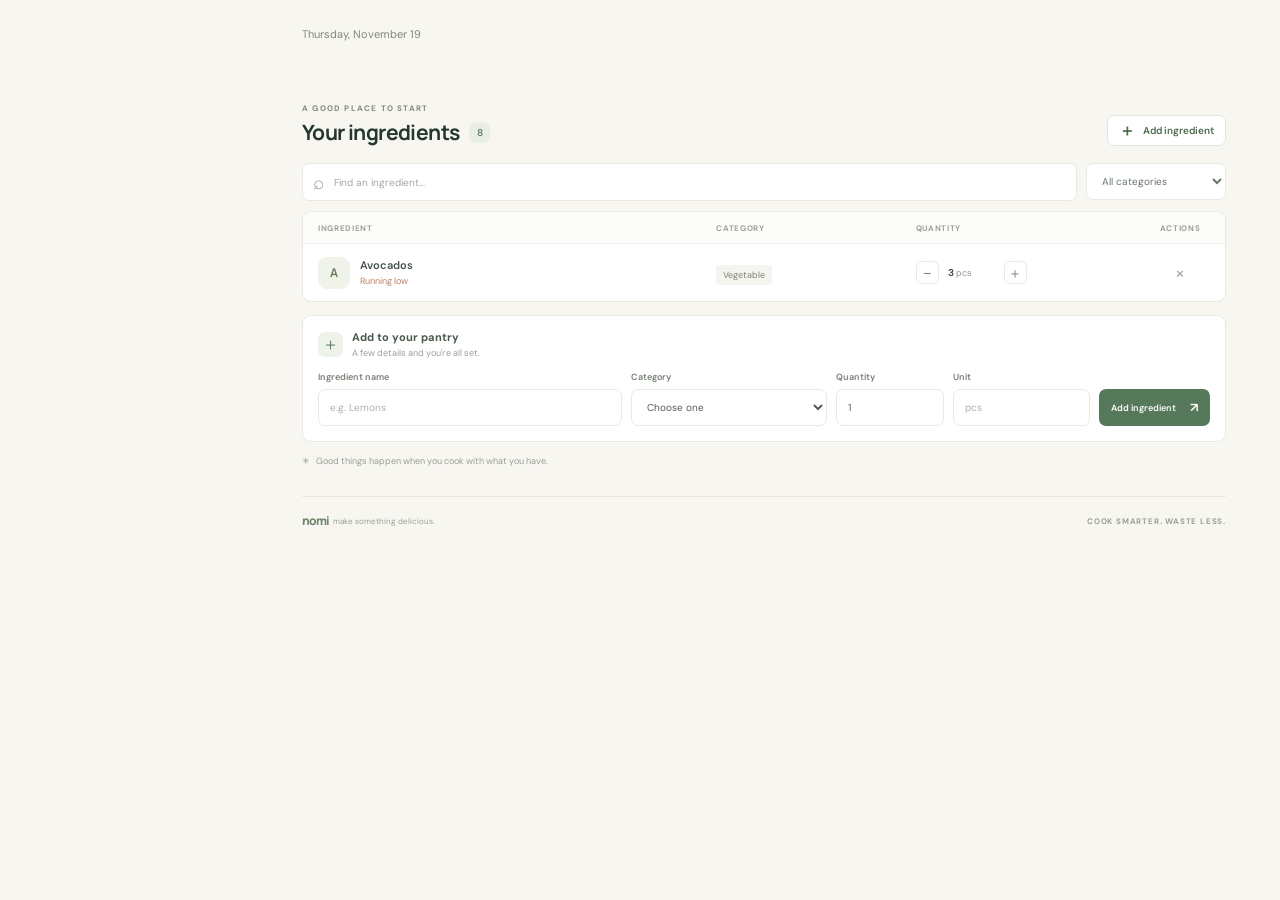
<file: src/main/resources/templates/index.html>
<!DOCTYPE html>
<html lang="en" xmlns:th="http://www.thymeleaf.org">
<head>
    <meta charset="UTF-8">
    <meta name="viewport" content="width=device-width, initial-scale=1, viewport-fit=cover">
    <meta name="theme-color" content="#f7f6f1">
    <title>nomi — make something delicious.</title>
    <link rel="stylesheet" href="../static/css/styles.css" th:href="@{/css/styles.css}">
</head>
<body>
<div class="app-shell">
    <aside th:replace="~{fragments/navigation :: sidebar('pantry')}"></aside>

    <main class="main-content">
        <header class="topbar">
            <div class="topbar-right">
                <span class="today" th:text="${today}">Thursday, November 19</span>
            </div>
        </header>

        <div class="message success" hidden th:hidden="${notice == null}" th:if="${notice}" th:text="${notice}" role="status"></div>
        <div class="message error" hidden th:hidden="${error == null}" th:if="${error}" th:text="${error}" role="alert"></div>

        <section class="pantry-section" id="ingredients">
            <div class="section-heading">
                <div>
                    <p class="eyebrow section-eyebrow">A GOOD PLACE TO START</p>
                    <h2>Your ingredients<span class="inline-count" th:text="${ingredientCount}">8</span></h2>
                </div>
                <button class="add-button" type="button" onclick="document.getElementById('ingredient-name').focus()">
                    <span>＋</span> Add ingredient
                </button>
            </div>

            <div class="pantry-toolbar">
                <form class="search-form" method="get" th:action="@{/pantry}">
                    <span class="search-icon">⌕</span>
                    <input type="search" name="search" placeholder="Find an ingredient..." th:value="${search}" aria-label="Search ingredients">
                    <input type="hidden" name="category" th:value="${selectedCategory}">
                </form>
                <form method="get" th:action="@{/pantry}" class="category-filter">
                    <input type="hidden" name="search" th:value="${search}">
                    <label class="sr-only" for="category-filter">Filter by category</label>
                    <select id="category-filter" name="category" onchange="this.form.submit()">
                        <option value="">All categories</option>
                        <option th:each="category : ${categories}" th:value="${category}" th:text="${category}" th:selected="${category == selectedCategory}">Protein</option>
                    </select>
                </form>
            </div>

            <div class="ingredient-list" th:if="${!#lists.isEmpty(ingredients)}">
                <div class="ingredient-row ingredient-header">
                    <span>INGREDIENT</span><span>CATEGORY</span><span>QUANTITY</span><span class="header-actions">ACTIONS</span>
                </div>
                <article class="ingredient-row" th:each="ingredient : ${ingredients}">
                    <div class="ingredient-name">
                        <span class="ingredient-avatar" th:classappend="${ingredient.category == 'Protein' ? 'category-protein' : (ingredient.category == 'Carbohydrate' ? 'category-carbohydrate' : (ingredient.category == 'Vegetable' ? 'category-vegetable' : (ingredient.category == 'Fruits' ? 'category-fruit' : 'category-spices')))}" th:text="${#strings.substring(ingredient.name, 0, 1)}">A</span>
                        <div><strong th:text="${ingredient.name}">Avocados</strong><span class="ingredient-hint" th:if="${ingredient.lowStock}">Running low</span></div>
                    </div>
                    <div><span class="category-label" th:text="${ingredient.category}">Vegetable</span></div>
                    <div class="quantity-cell">
                        <form class="quantity-control" method="post" th:action="@{/ingredients/{id}/quantity(id=${ingredient.id})}">
                            <input type="hidden" name="_csrf" th:value="${_csrf}">
                            <button type="submit" name="amount" value="-1" th:disabled="${ingredient.quantity == 0}" th:aria-label="${'Decrease ' + ingredient.name}">−</button>
                            <span><strong th:text="${ingredient.quantity}">3</strong> <span th:text="${ingredient.unit}">pcs</span></span>
                            <button type="submit" name="amount" value="1" th:aria-label="${'Increase ' + ingredient.name}">＋</button>
                        </form>
                    </div>
                    <div class="row-actions">
                        <form method="post" th:action="@{/ingredients/{id}/delete(id=${ingredient.id})}">
                            <input type="hidden" name="_csrf" th:value="${_csrf}">
                            <button class="remove-button" type="submit" th:aria-label="${'Remove ' + ingredient.name}" title="Remove ingredient">×</button>
                        </form>
                    </div>
                </article>
            </div>
            <div class="empty-state" hidden th:hidden="${!#lists.isEmpty(ingredients)}">
                <span class="empty-icon">⌕</span>
                <strong>No ingredients found</strong>
                <p>Try another search, or add something to your pantry.</p>
            </div>

            <form class="add-form" method="post" th:action="@{/ingredients}">
                <input type="hidden" name="_csrf" th:value="${_csrf}">
                <div class="form-heading"><span class="form-plus">＋</span><div><strong>Add to your pantry</strong><span>A few details and you're all set.</span></div></div>
                <div class="form-fields">
                    <label class="field name-field">Ingredient name
                        <input id="ingredient-name" type="text" name="name" placeholder="e.g. Lemons" maxlength="60" required>
                    </label>
                    <label class="field">Category
                        <select name="category" required>
                            <option value="" disabled selected>Choose one</option>
                            <option th:each="category : ${categories}" th:value="${category}" th:text="${category}">Protein</option>
                        </select>
                    </label>
                    <label class="field quantity-field">Quantity
                        <input type="number" name="quantity" min="1" max="999" value="1" required>
                    </label>
                    <label class="field unit-field">Unit
                        <input type="text" name="unit" placeholder="pcs" maxlength="20" required>
                    </label>
                    <button class="submit-button" type="submit">Add ingredient <span>↗</span></button>
                </div>
            </form>

            <p class="pantry-footnote"><span>✳</span> Good things happen when you cook with what you have.</p>
        </section>

        <footer class="footer"><span>nomi</span> &nbsp; make something delicious. <span class="footer-right">COOK SMARTER. WASTE LESS.</span></footer>
    </main>
</div>
<script>
    (function () {
        const pantrySection = document.getElementById("ingredients");

        async function updatePantryInPlace(form) {
            const savedScrollY = window.scrollY;
            const submitter = form.queryControls && form.queryControls();
            const formData = new FormData(form);

            try {
                const response = await fetch(form.action, {
                    method: "POST",
                    body: new URLSearchParams(formData),
                    headers: { "Content-Type": "application/x-www-form-urlencoded" }
                });
                if (!response.ok) throw new Error("Pantry update failed");

                const html = await response.text();
                const nextDocument = new DOMParser().parseFromString(html, "text/html");
                const nextSection = nextDocument.getElementById("ingredients");
                if (!pantrySection || !nextSection) {
                    window.location.reload();
                    return;
                }

                pantrySection.innerHTML = nextSection.innerHTML;
                attachPantryHandlers();
                requestAnimationFrame(() => window.scrollTo({ top: savedScrollY, left: 0, behavior: "instant" }));
            } catch (error) {
                window.location.reload();
            }
        }

        function attachPantryHandlers() {
            document.querySelectorAll(".quantity-control, .row-actions form").forEach((form) => {
                form.removeAttribute("data-nomi-bound");
                form.setAttribute("data-nomi-bound", "true");
                form.addEventListener("submit", (event) => {
                    event.preventDefault();
                    updatePantryInPlace(form);
                });
            });
        }

        attachPantryHandlers();
    })();
</script>
</body>
</html>
</file>
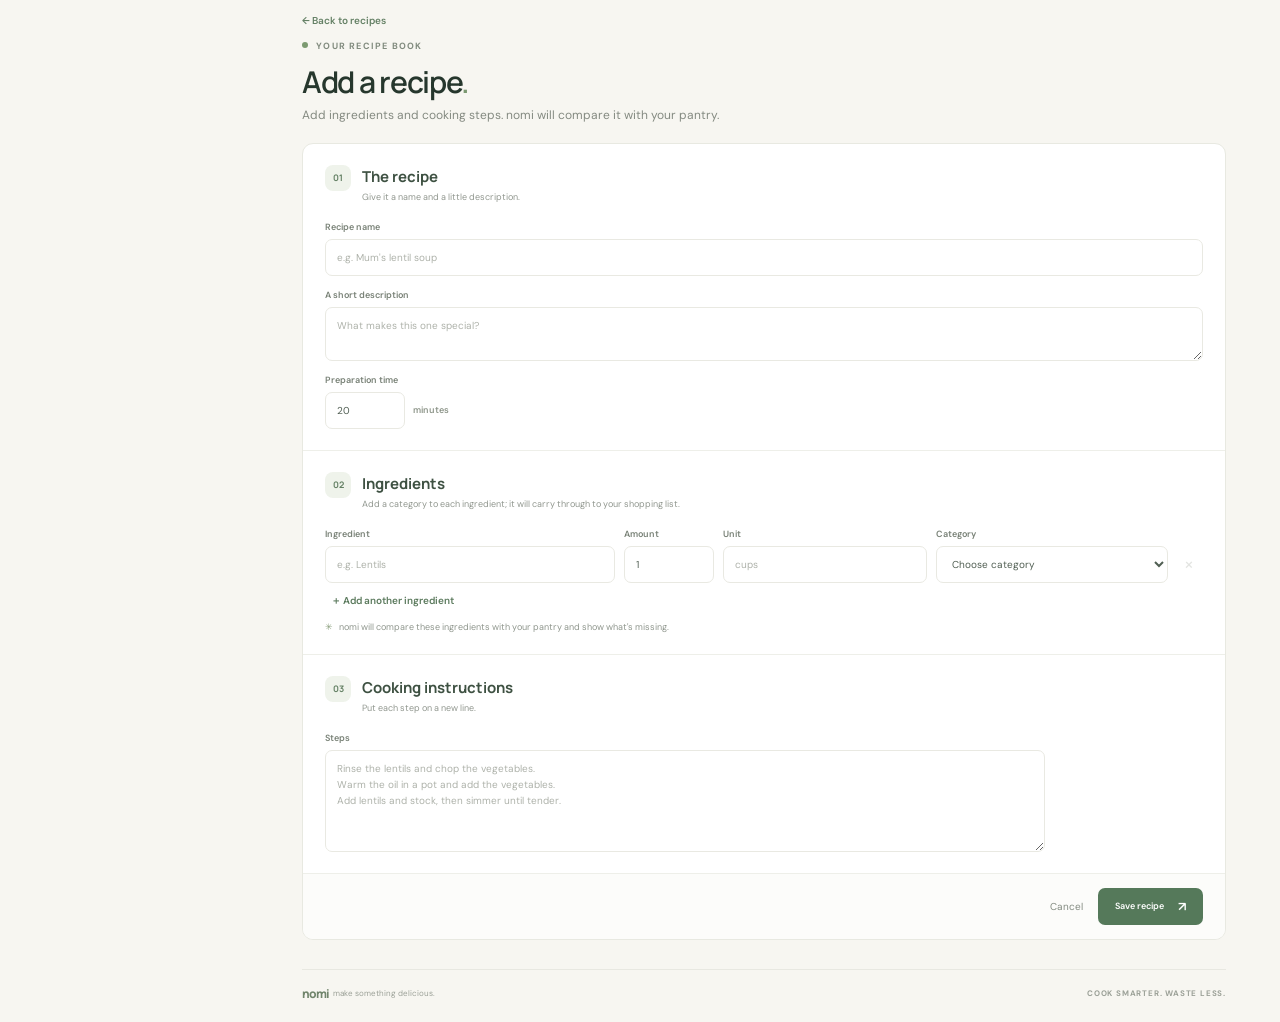
<file: src/main/resources/templates/recipe-form.html>
<!DOCTYPE html>
<html lang="en" xmlns:th="http://www.thymeleaf.org">
<head>
    <meta charset="UTF-8">
    <meta name="viewport" content="width=device-width, initial-scale=1, viewport-fit=cover">
    <meta name="theme-color" content="#f7f6f1">
    <title>Add a recipe — nomi</title>
    <link rel="stylesheet" href="../static/css/styles.css" th:href="@{/css/styles.css}">
</head>
<body>
<div class="app-shell">
    <aside th:replace="~{fragments/navigation :: sidebar('recipes')}"></aside>

    <main class="main-content">
        <header class="topbar recipe-form-topbar">
            <a class="back-link" href="index.html" th:href="@{/recipes}">← Back to recipes</a>
        </header>

        <section class="shopping-intro recipe-form-intro">
            <p class="eyebrow"><span class="eyebrow-dot"></span> YOUR RECIPE BOOK</p>
            <h1>Add a recipe<span class="period">.</span></h1>
            <p class="welcome-copy">Add ingredients and cooking steps. nomi will compare it with your pantry.</p>
        </section>

        <div class="message error" hidden th:hidden="${error == null}" th:if="${error}" th:text="${error}" role="alert"></div>
        <form class="recipe-editor" method="post" action="index.html" th:action="@{/recipes}">
            <input type="hidden" name="_csrf" th:value="${_csrf}">
            <section class="editor-section">
                <div class="editor-section-heading">
                    <span class="editor-number">01</span>
                    <div><h2>The recipe</h2><p>Give it a name and a little description.</p></div>
                </div>
                <div class="editor-fields">
                    <label class="field editor-wide">Recipe name
                        <input type="text" name="name" maxlength="80" placeholder="e.g. Mum's lentil soup" required>
                    </label>
                    <label class="field editor-wide">A short description
                        <textarea name="description" rows="2" maxlength="180" placeholder="What makes this one special?" required></textarea>
                    </label>
                    <label class="field editor-time">Preparation time
                        <span class="time-input"><input type="number" name="minutes" min="1" max="600" value="20" required><span>minutes</span></span>
                    </label>
                </div>
            </section>

            <section class="editor-section">
                <div class="editor-section-heading">
                    <span class="editor-number">02</span>
                    <div><h2>Ingredients</h2><p>Add a category to each ingredient; it will carry through to your shopping list.</p></div>
                </div>
                <div class="recipe-ingredient-editor" id="recipe-ingredient-editor">
                    <div class="recipe-input-row">
                        <label class="field">Ingredient<input type="text" name="ingredientNames" placeholder="e.g. Lentils" maxlength="60" required></label>
                        <label class="field">Amount<input type="number" name="ingredientQuantities" min="1" max="999" value="1" required></label>
                        <label class="field">Unit<input type="text" name="ingredientUnits" placeholder="cups" maxlength="20" required></label>
                        <label class="field category-field">Category
                            <select name="ingredientCategories" required>
                                <option value="" selected disabled>Choose category</option>
                                <option th:each="category : ${categories}" th:value="${category}" th:text="${category}">Protein</option>
                            </select>
                        </label>
                        <button class="remove-input-row" type="button" aria-label="Remove ingredient" disabled>×</button>
                    </div>
                </div>
                <template id="recipe-ingredient-row-template">
                    <div class="recipe-input-row">
                        <label class="field">Ingredient<input type="text" name="ingredientNames" maxlength="60" required></label>
                        <label class="field">Amount<input type="number" name="ingredientQuantities" min="1" max="999" value="1" required></label>
                        <label class="field">Unit<input type="text" name="ingredientUnits" maxlength="20" required></label>
                        <label class="field category-field">Category
                            <select name="ingredientCategories" required>
                                <option value="" selected disabled>Choose category</option>
                                <option th:each="category : ${categories}" th:value="${category}" th:text="${category}">Protein</option>
                            </select>
                        </label>
                        <button class="remove-input-row" type="button" aria-label="Remove ingredient">×</button>
                    </div>
                </template>
                <button class="add-ingredient-row" id="add-recipe-ingredient" type="button">＋ Add another ingredient</button>
                <p class="editor-tip"><span>✳</span> nomi will compare these ingredients with your pantry and show what's missing.</p>
            </section>

            <section class="editor-section">
                <div class="editor-section-heading">
                    <span class="editor-number">03</span>
                    <div><h2>Cooking instructions</h2><p>Put each step on a new line.</p></div>
                </div>
                <label class="field instructions-field">Steps
                    <textarea name="instructions" rows="5" placeholder="Rinse the lentils and chop the vegetables.&#10;Warm the oil in a pot and add the vegetables.&#10;Add lentils and stock, then simmer until tender." required></textarea>
                </label>
            </section>

            <div class="editor-actions">
                <a class="cancel-link" href="index.html" th:href="@{/recipes}">Cancel</a>
                <button class="submit-button" type="submit">Save recipe <span>↗</span></button>
            </div>
        </form>

        <footer class="footer"><span>nomi</span> &nbsp; make something delicious. <span class="footer-right">COOK SMARTER. WASTE LESS.</span></footer>
    </main>
</div>
<script>
    const ingredientEditor = document.getElementById("recipe-ingredient-editor");
    const addIngredientButton = document.getElementById("add-recipe-ingredient");
    const ingredientRowTemplate = document.getElementById("recipe-ingredient-row-template");

    function updateRemoveButtons() {
        const rows = ingredientEditor.querySelectorAll(".recipe-input-row");
        rows.forEach((row) => {
            row.querySelector(".remove-input-row").disabled = rows.length === 1;
        });
    }

    addIngredientButton.addEventListener("click", () => {
        const row = ingredientRowTemplate.content.firstElementChild.cloneNode(true);
        ingredientEditor.append(row);
        updateRemoveButtons();
        row.querySelector('input[name="ingredientNames"]').focus();
    });

    ingredientEditor.addEventListener("click", (event) => {
        if (event.target.closest(".remove-input-row")) {
            event.target.closest(".recipe-input-row").remove();
            updateRemoveButtons();
        }
    });
</script>
</body>
</html>
</file>
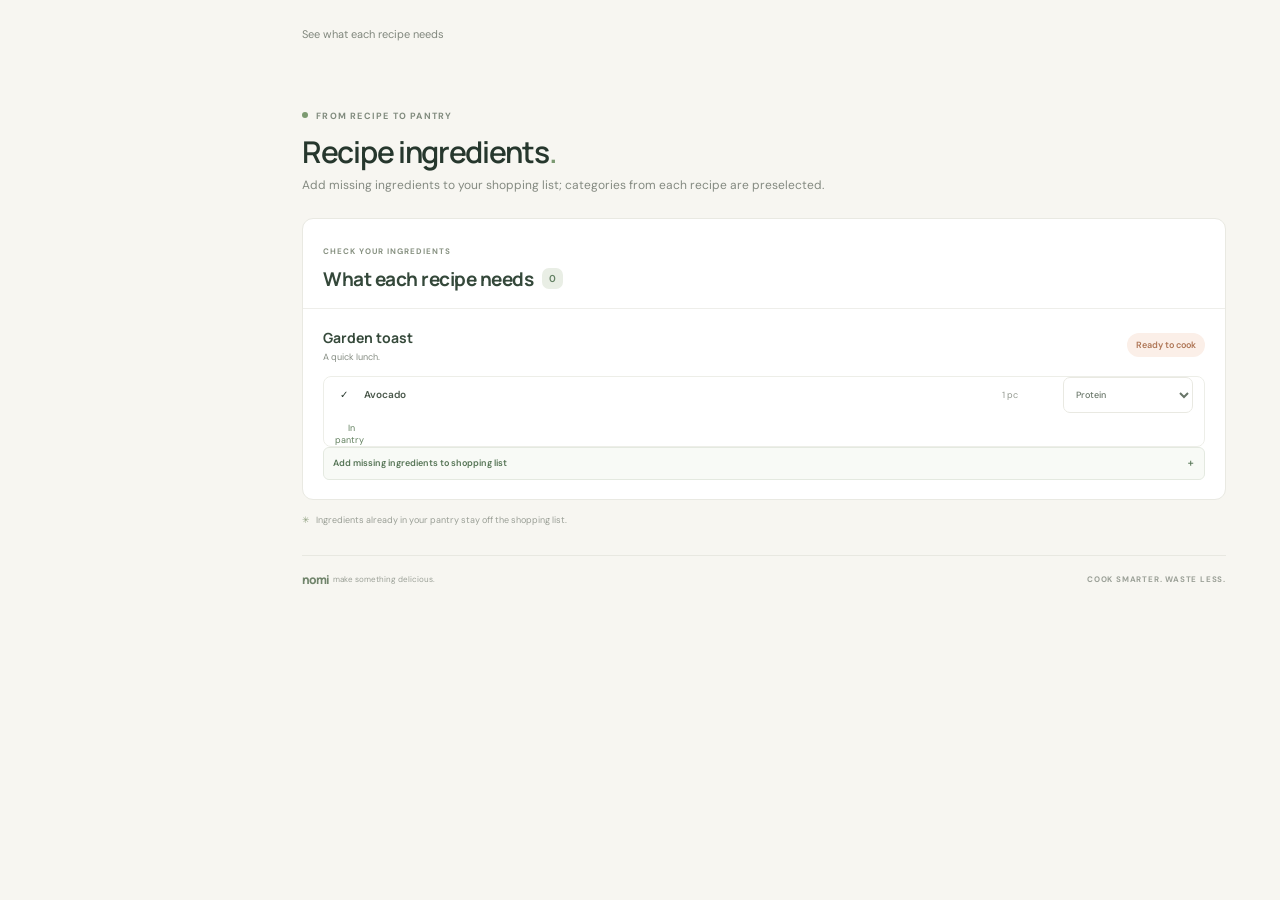
<file: src/main/resources/templates/recipe-ingredients.html>
<!DOCTYPE html>
<html lang="en" xmlns:th="http://www.thymeleaf.org">
<head>
    <meta charset="UTF-8">
    <meta name="viewport" content="width=device-width, initial-scale=1, viewport-fit=cover">
    <meta name="theme-color" content="#f7f6f1">
    <title>Recipe ingredients — nomi</title>
    <link rel="stylesheet" href="../static/css/styles.css" th:href="@{/css/styles.css}">
</head>
<body>
<div class="app-shell">
    <aside th:replace="~{fragments/navigation :: sidebar('recipe-ingredients')}"></aside>
    <main class="main-content">
        <header class="topbar"><span class="today">See what each recipe needs</span></header>
        <section class="shopping-intro">
            <p class="eyebrow"><span class="eyebrow-dot"></span> FROM RECIPE TO PANTRY</p>
            <h1>Recipe ingredients<span class="period">.</span></h1>
            <p class="welcome-copy">Add missing ingredients to your shopping list; categories from each recipe are preselected.</p>
        </section>

        <div class="message success" hidden th:hidden="${notice == null}" th:if="${notice}" th:text="${notice}" role="status"></div>
        <div class="message error" hidden th:hidden="${error == null}" th:if="${error}" th:text="${error}" role="alert"></div>

        <section class="shopping-card recipe-needs-card">
            <div class="shopping-card-heading">
                <div>
                    <span class="shopping-kicker">CHECK YOUR INGREDIENTS</span>
                    <h2>What each recipe needs <span class="inline-count" th:text="${#lists.size(recipeMatches)}">0</span></h2>
                </div>
            </div>

            <div class="recipe-needs-list" th:if="${!#lists.isEmpty(recipeMatches)}">
                <article class="recipe-needs-item" th:each="match : ${recipeMatches}">
                    <div class="recipe-needs-heading">
                        <div>
                            <h3 th:text="${match.recipe.name}">Garden toast</h3>
                            <p th:text="${match.recipe.description}">A quick lunch.</p>
                        </div>
                        <span class="recipe-needs-status" th:classappend="${match.readyToCook ? ' is-ready' : ' is-missing'}"
                              th:text="${match.readyToCook ? 'Ready to cook' : match.missingCount + ' missing'}">Ready to cook</span>
                    </div>
                    <form class="recipe-action recipe-needs-form" method="post" action="#"
                          th:action="@{/shopping-list/add/{id}(id=${match.recipe.id})}">
                        <input type="hidden" name="_csrf" th:value="${_csrf}">
                        <div class="recipe-needs-rows">
                        <div class="recipe-needs-row" th:each="item : ${match.recipe.ingredients}">
                            <span class="needs-indicator" th:classappend="${match.missingIngredients.contains(item) ? ' is-missing' : ' is-available'}"
                                  th:text="${match.missingIngredients.contains(item) ? '＋' : '✓'}">✓</span>
                            <strong th:text="${item.name}">Avocado</strong>
                            <span class="recipe-needs-amount" th:text="${item.amount}">1 pc</span>
                            <label class="needs-category" th:if="${match.missingIngredients.contains(item)}">
                                <span class="sr-only" th:text="${'Category for ' + item.name}">Ingredient category</span>
                                <select name="categories" required th:aria-label="${'Category for ' + item.name}">
                                    <option value="" th:selected="${item.category == null}" disabled>Choose category</option>
                                    <option th:each="category : ${categories}" th:value="${category}"
                                            th:selected="${item.category == category}" th:text="${category}">Protein</option>
                                </select>
                            </label>
                            <span class="needs-label" th:unless="${match.missingIngredients.contains(item)}">In pantry</span>
                        </div>
                        </div>
                        <button class="recipe-add-button" type="submit" th:disabled="${match.readyToCook}">
                            <span th:text="${match.readyToCook ? 'Everything is in your pantry' : 'Add missing ingredients to shopping list'}">Add missing ingredients to shopping list</span>
                            <span th:text="${match.readyToCook ? '✓' : '＋'}">＋</span>
                        </button>
                    </form>
                </article>
            </div>
            <div class="shopping-empty" hidden th:hidden="${!#lists.isEmpty(recipeMatches)}">
                <span class="empty-icon">☷</span>
                <strong>Add a recipe to get started</strong>
                <p>Once you add recipes, their ingredients will appear here with pantry availability.</p>
                <a class="hero-button" href="recipe-form.html" th:href="@{/recipes/new}">Make a recipe <span>↗</span></a>
            </div>
        </section>

        <p class="pantry-footnote shopping-footnote"><span>✳</span> Ingredients already in your pantry stay off the shopping list.</p>
        <footer class="footer"><span>nomi</span> &nbsp; make something delicious. <span class="footer-right">COOK SMARTER. WASTE LESS.</span></footer>
    </main>
</div>
</body>
</html>
</file>
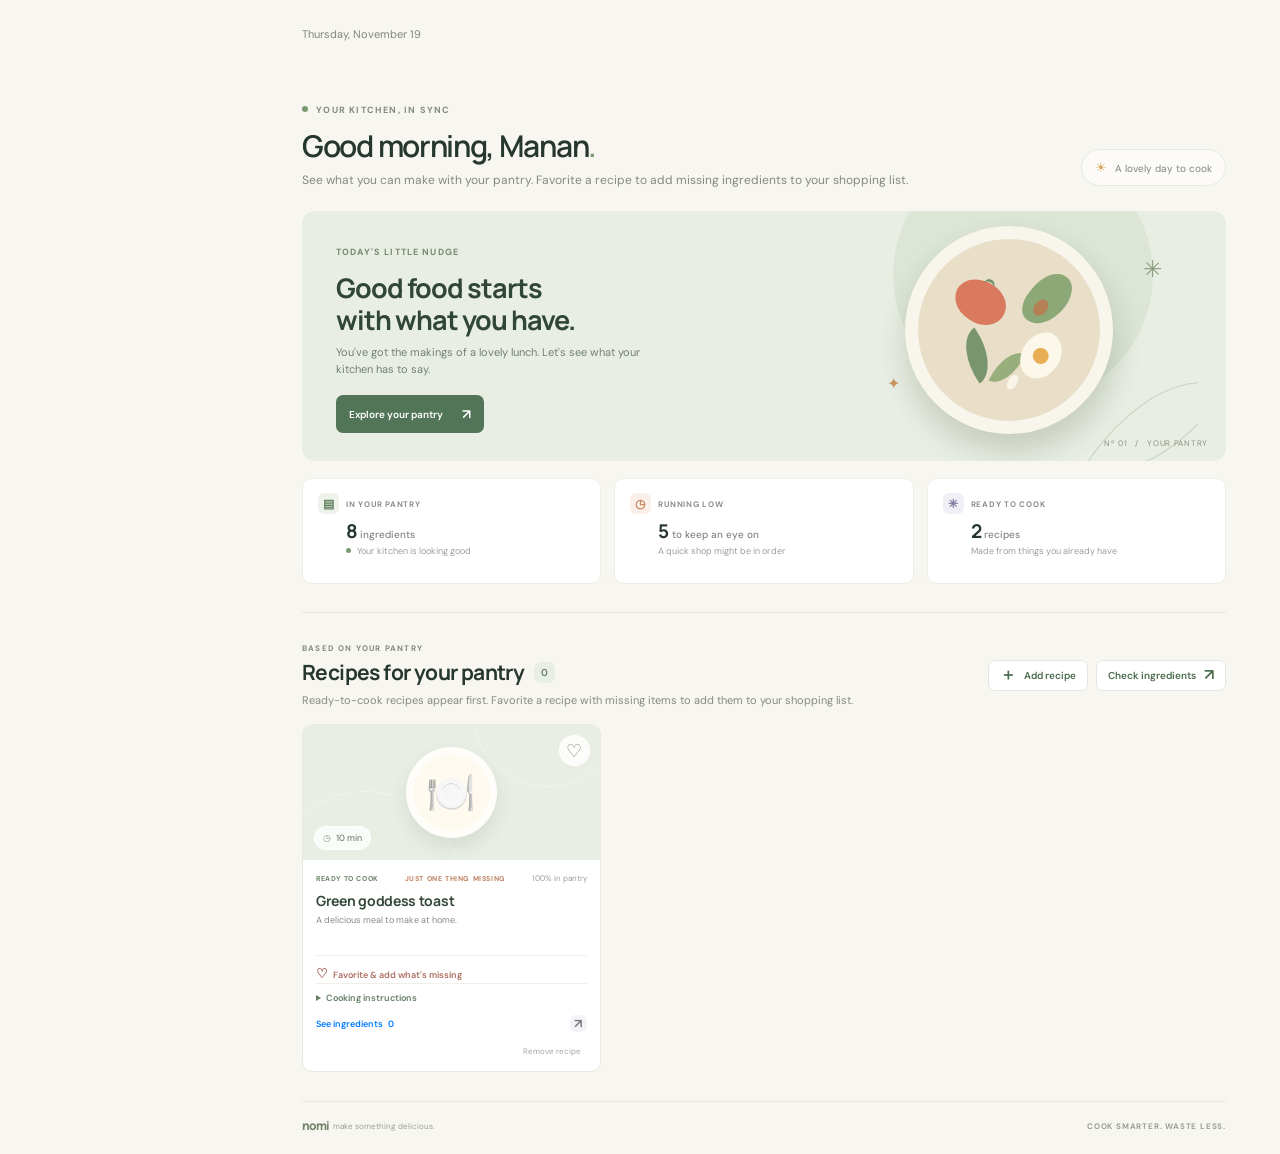
<file: src/main/resources/templates/recipes.html>
<!DOCTYPE html>
<html lang="en" xmlns:th="http://www.thymeleaf.org">
<head>
    <meta charset="UTF-8">
    <meta name="viewport" content="width=device-width, initial-scale=1, viewport-fit=cover">
    <meta name="theme-color" content="#f7f6f1">
    <title>Recipes — nomi</title>
    <link rel="stylesheet" href="../static/css/styles.css" th:href="@{/css/styles.css}">
</head>
<body>
<div class="app-shell">
    <aside th:replace="~{fragments/navigation :: sidebar('recipes')}"></aside>
    <main class="main-content">
        <header class="topbar">
            <div class="topbar-right">
                <span class="today" th:text="${today}">Thursday, November 19</span>
            </div>
        </header>

        <section class="welcome-row">
            <div>
                <p class="eyebrow"><span class="eyebrow-dot"></span> YOUR KITCHEN, IN SYNC</p>
                <h1>Good morning, Manan<span class="period">.</span></h1>
                <p class="welcome-copy">See what you can make with your pantry. Favorite a recipe to add missing ingredients to your shopping list.</p>
            </div>
            <div class="weather-pill"><span>☀</span> A lovely day to cook</div>
        </section>

        <div class="message success" hidden th:hidden="${notice == null}" th:if="${notice}" th:text="${notice}" role="status"></div>
        <div class="message error" hidden th:hidden="${error == null}" th:if="${error}" th:text="${error}" role="alert"></div>

        <section class="hero-card">
            <div class="hero-content">
                <span class="hero-kicker">TODAY'S LITTLE NUDGE</span>
                <h2>Good food starts<br>with what you have.</h2>
                <p>You've got the makings of a lovely lunch. Let's see what your kitchen has to say.</p>
                <a class="hero-button" href="index.html" th:href="@{/pantry}">Explore your pantry <span>↗</span></a>
            </div>
            <div class="hero-art" aria-hidden="true">
                <div class="sun-disc"></div>
                <div class="plate plate-back"></div>
                <div class="plate plate-front">
                    <span class="food tomato"></span><span class="food avocado"></span>
                    <span class="food leaf leaf-one"></span><span class="food leaf leaf-two"></span>
                    <span class="food egg"></span><span class="food seed"></span>
                </div>
                <span class="art-spark spark-one">✳</span><span class="art-spark spark-two">✦</span>
                <span class="art-stem"></span>
            </div>
            <span class="hero-decoration">Nº 01 &nbsp; / &nbsp; YOUR PANTRY</span>
        </section>

        <section class="stats-grid" aria-label="Pantry summary">
            <article class="stat-card">
                <div class="stat-label"><span class="stat-icon green">▤</span> IN YOUR PANTRY</div>
                <div class="stat-value"><span th:text="${ingredientCount}">8</span><span class="stat-unit"> ingredients</span></div>
                <div class="stat-foot"><span class="tiny-dot green-dot"></span> Your kitchen is looking good</div>
            </article>
            <article class="stat-card">
                <div class="stat-label"><span class="stat-icon peach">◷</span> RUNNING LOW</div>
                <div class="stat-value"><span th:text="${lowStockCount}">5</span><span class="stat-unit"> to keep an eye on</span></div>
                <div class="stat-foot">A quick shop might be in order</div>
            </article>
            <article class="stat-card recipe-stat">
                <div class="stat-label"><span class="stat-icon lavender">✳</span> READY TO COOK</div>
                <div class="stat-value"><span th:text="${readyRecipeCount}">2</span><span class="stat-unit"> recipes</span></div>
                <div class="stat-foot">Made from things you already have</div>
            </article>
        </section>

        <section class="recipes-section recipe-page-section">
            <div class="section-heading recipes-heading">
                <div>
                    <p class="eyebrow section-eyebrow">BASED ON YOUR PANTRY</p>
                    <h2>Recipes for your pantry<span class="inline-count" th:text="${#lists.size(recipeMatches)}">0</span></h2>
                    <p class="section-description">Ready-to-cook recipes appear first. Favorite a recipe with missing items to add them to your shopping list.</p>
                </div>
                <div class="recipe-header-actions">
                    <a class="add-button" href="recipe-form.html" th:href="@{/recipes/new}"><span>＋</span> Add recipe</a>
                    <a class="add-button" href="index.html" th:href="@{/recipe-ingredients}">Check ingredients <span>↗</span></a>
                </div>
            </div>

            <div class="recipe-grid">
                <article class="recipe-card" th:each="match : ${recipeMatches}">
                    <div class="recipe-art food-sage" th:class="${'recipe-art food-' + match.recipe.color}">
                        <span class="recipe-emoji" th:text="${match.recipe.emoji}">🍽️</span>
                        <span class="recipe-time"><span>◷</span> <span th:text="${match.recipe.minutes}">10</span> min</span>
                        <form class="favorite-form" method="post" action="#" th:if="${match.favorite || match.readyToCook}"
                              th:action="@{/recipes/{id}/favorite(id=${match.recipe.id})}">
                            <input type="hidden" name="_csrf" th:value="${_csrf}">
                            <button type="submit" class="favorite-button" th:classappend="${match.favorite ? ' is-favorite' : ''}"
                                    th:aria-label="${match.favorite ? 'Remove from favorites' : 'Add to favorites'}">
                                <span th:text="${match.favorite ? '♥' : '♡'}">♡</span>
                            </button>
                        </form>
                    </div>
                    <div class="recipe-body">
                        <div class="recipe-card-topline">
                            <span class="recipe-ready" th:if="${match.readyToCook}">READY TO COOK</span>
                            <span class="recipe-close" th:unless="${match.readyToCook}"
                                  th:text="${match.missingCount == 1 ? 'JUST ONE THING MISSING' : match.missingCount + ' THINGS MISSING'}">JUST ONE THING MISSING</span>
                            <span class="match-percent" th:text="${match.matchPercent + '% in pantry'}">100% in pantry</span>
                        </div>
                        <h3 th:text="${match.recipe.name}">Green goddess toast</h3>
                        <p class="recipe-description" th:text="${match.recipe.description}">A delicious meal to make at home.</p>
                        <details class="favorite-plan" th:if="${!match.favorite && !match.readyToCook}">
                            <summary>Favorite &amp; add what's missing</summary>
                            <form method="post" action="#" th:action="@{/recipes/{id}/favorite(id=${match.recipe.id})}">
                                <input type="hidden" name="_csrf" th:value="${_csrf}">
                                <label class="favorite-plan-row" th:each="item : ${match.missingIngredients}">
                                    <span><strong th:text="${item.name}">Red onion</strong><small th:text="${item.amount}">1 pc</small></span>
                                    <select name="categories" required th:aria-label="${'Category for ' + item.name}">
                                        <option value="" th:selected="${item.category == null}" disabled>Choose category</option>
                                        <option th:each="category : ${categories}" th:value="${category}"
                                                th:selected="${item.category == category}" th:text="${category}">Vegetable</option>
                                    </select>
                                </label>
                                <button class="recipe-add-button" type="submit">Favorite &amp; add to shopping list <span>＋</span></button>
                            </form>
                        </details>
                        <details class="recipe-instructions" th:if="${!#lists.isEmpty(match.recipe.instructions)}">
                            <summary>Cooking instructions</summary>
                            <ol><li th:each="step : ${match.recipe.instructions}" th:text="${step}">Prepare and cook the ingredients.</li></ol>
                        </details>
                        <a class="recipe-ingredients-link" href="index.html" th:href="@{/recipe-ingredients}">
                            See ingredients <span th:text="${match.totalCount}">0</span> <span>↗</span>
                        </a>
                        <form class="recipe-delete-form" method="post" action="#" th:action="@{/recipes/{id}/delete(id=${match.recipe.id})}"
                              onsubmit="return confirm('Remove this recipe?')">
                            <input type="hidden" name="_csrf" th:value="${_csrf}">
                            <button type="submit">Remove recipe</button>
                        </form>
                    </div>
                </article>
            </div>
            <div class="recipe-empty" hidden th:hidden="${!#lists.isEmpty(recipeMatches)}">
                <span>✳</span><strong>Your recipe book starts here</strong>
                <p>Add a recipe and its ingredients. nomi will check them against your pantry.</p>
                <a class="hero-button" href="recipe-form.html" th:href="@{/recipes/new}">Add your first recipe <span>↗</span></a>
            </div>
        </section>
        <footer class="footer"><span>nomi</span> &nbsp; make something delicious. <span class="footer-right">COOK SMARTER. WASTE LESS.</span></footer>
    </main>
</div>
</body>
</html>
</file>
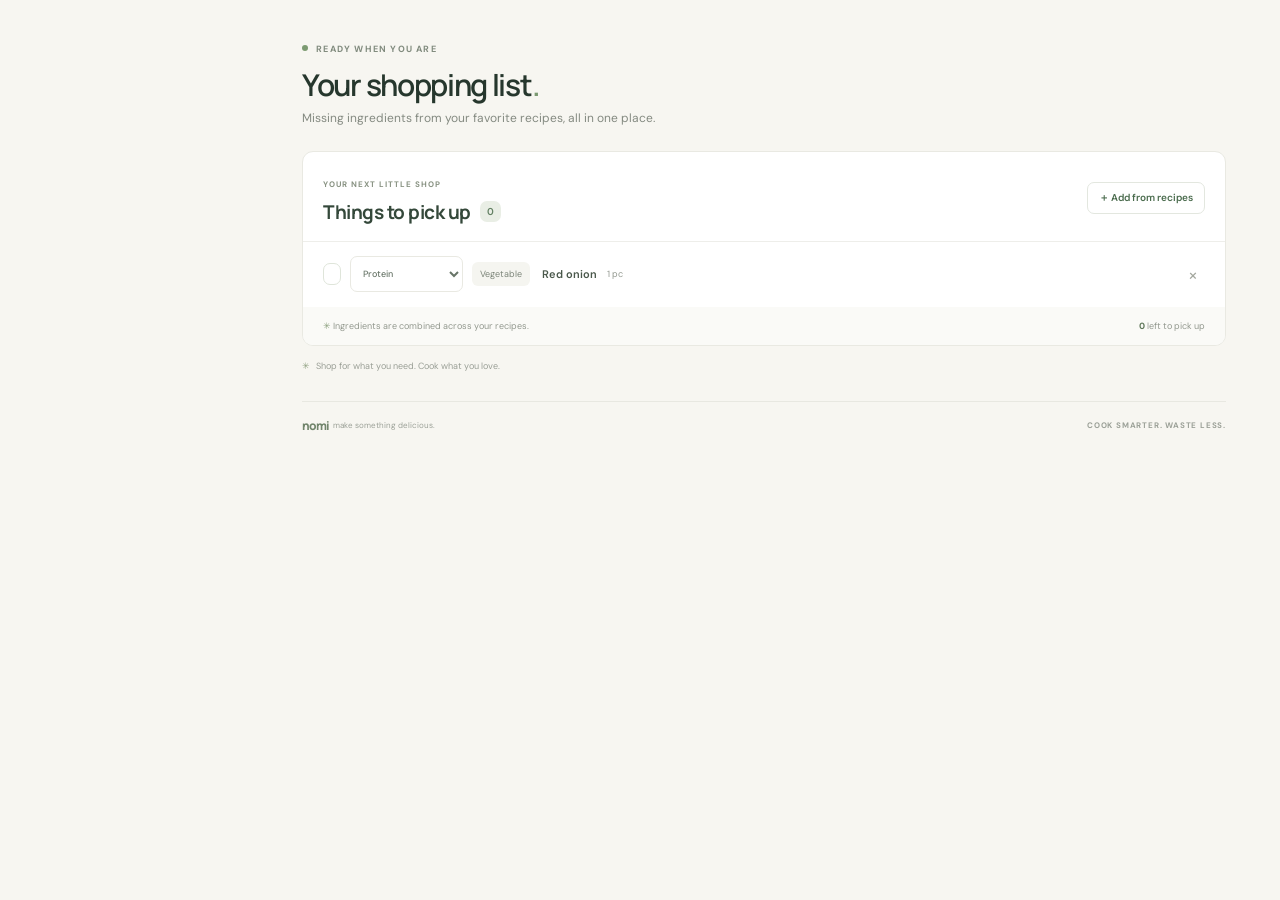
<file: src/main/resources/templates/shopping-list.html>
<!DOCTYPE html>
<html lang="en" xmlns:th="http://www.thymeleaf.org">
<head>
    <meta charset="UTF-8">
    <meta name="viewport" content="width=device-width, initial-scale=1, viewport-fit=cover">
    <meta name="theme-color" content="#f7f6f1">
    <title>Shopping list — nomi</title>
    <link rel="stylesheet" href="../static/css/styles.css" th:href="@{/css/styles.css}">
</head>
<body>
<div class="app-shell">
    <aside th:replace="~{fragments/navigation :: sidebar('shopping-list')}"></aside>

    <main class="main-content">
        <section class="shopping-intro shopping-list-intro">
            <p class="eyebrow"><span class="eyebrow-dot"></span> READY WHEN YOU ARE</p>
            <h1>Your shopping list<span class="period">.</span></h1>
            <p class="welcome-copy">Missing ingredients from your favorite recipes, all in one place.</p>
        </section>

        <div class="message success" hidden th:hidden="${notice == null}" th:if="${notice}" th:text="${notice}" role="status"></div>
        <div class="message error" hidden th:hidden="${error == null}" th:if="${error}" th:text="${error}" role="alert"></div>

        <section class="shopping-card">
            <div class="shopping-card-heading">
                <div>
                    <span class="shopping-kicker">YOUR NEXT LITTLE SHOP</span>
                    <h2>Things to pick up <span class="inline-count" th:text="${itemCount}">0</span></h2>
                </div>
                <a class="add-button" href="index.html" th:href="@{/recipe-ingredients}">＋ Add from recipes</a>
            </div>

            <div class="shopping-items" th:if="${!#lists.isEmpty(items)}">
                <div class="shopping-item" th:each="item : ${items}" th:classappend="${item.purchased ? ' is-purchased' : ''}">
                    <form class="shopping-toggle-form" method="post" action="#" th:action="@{/shopping-list/{id}/toggle(id=${item.id})}">
                        <input type="hidden" name="_csrf" th:value="${_csrf}">
                        <button class="check-button" type="submit" th:aria-label="${item.purchased ? 'Mark ' + item.name + ' as needed' : 'Mark ' + item.name + ' as picked up'}">
                            <span th:text="${item.purchased ? '✓' : ''}"></span>
                        </button>
                        <select name="category" class="shopping-category-select" required
                                th:unless="${item.addedToPantry}" th:aria-label="${'Category for ' + item.name}">
                            <option value="" disabled th:selected="${item.category == null}">Choose category</option>
                            <option th:each="categoryOption : ${categories}" th:value="${categoryOption}"
                                    th:text="${categoryOption}" th:selected="${categoryOption == item.category}">Protein</option>
                        </select>
                        <span class="shopping-category-label" th:if="${item.addedToPantry}" th:text="${item.category}">Vegetable</span>
                        <input type="hidden" name="category" th:if="${item.addedToPantry}" th:value="${item.category}">
                    </form>
                    <div class="shopping-item-name">
                        <strong th:text="${item.name}">Red onion</strong>
                        <span th:text="${item.amount}">1 pc</span>
                    </div>
                    <form class="shopping-remove-form" method="post" action="#" th:action="@{/shopping-list/{id}/delete(id=${item.id})}">
                        <input type="hidden" name="_csrf" th:value="${_csrf}">
                        <button class="remove-button" type="submit" th:aria-label="${'Remove ' + item.name}" title="Remove item">×</button>
                    </form>
                </div>
            </div>

            <div class="shopping-empty" hidden th:hidden="${!#lists.isEmpty(items)}">
                <span class="empty-icon">☷</span>
                <strong>Your list is ready for inspiration</strong>
                <p>Favorite a recipe and add its missing ingredients here.</p>
                <a class="hero-button" href="index.html" th:href="@{/recipes}">Find a recipe <span>↗</span></a>
            </div>

            <div class="shopping-card-footer">
                <span><span>✳</span> Ingredients are combined across your recipes.</span>
                <span><strong th:text="${itemCount}">0</strong> left to pick up</span>
            </div>
        </section>

        <p class="pantry-footnote shopping-footnote"><span>✳</span> Shop for what you need. Cook what you love.</p>
        <footer class="footer"><span>nomi</span> &nbsp; make something delicious. <span class="footer-right">COOK SMARTER. WASTE LESS.</span></footer>
    </main>
</div>
</body>
</html>
</file>
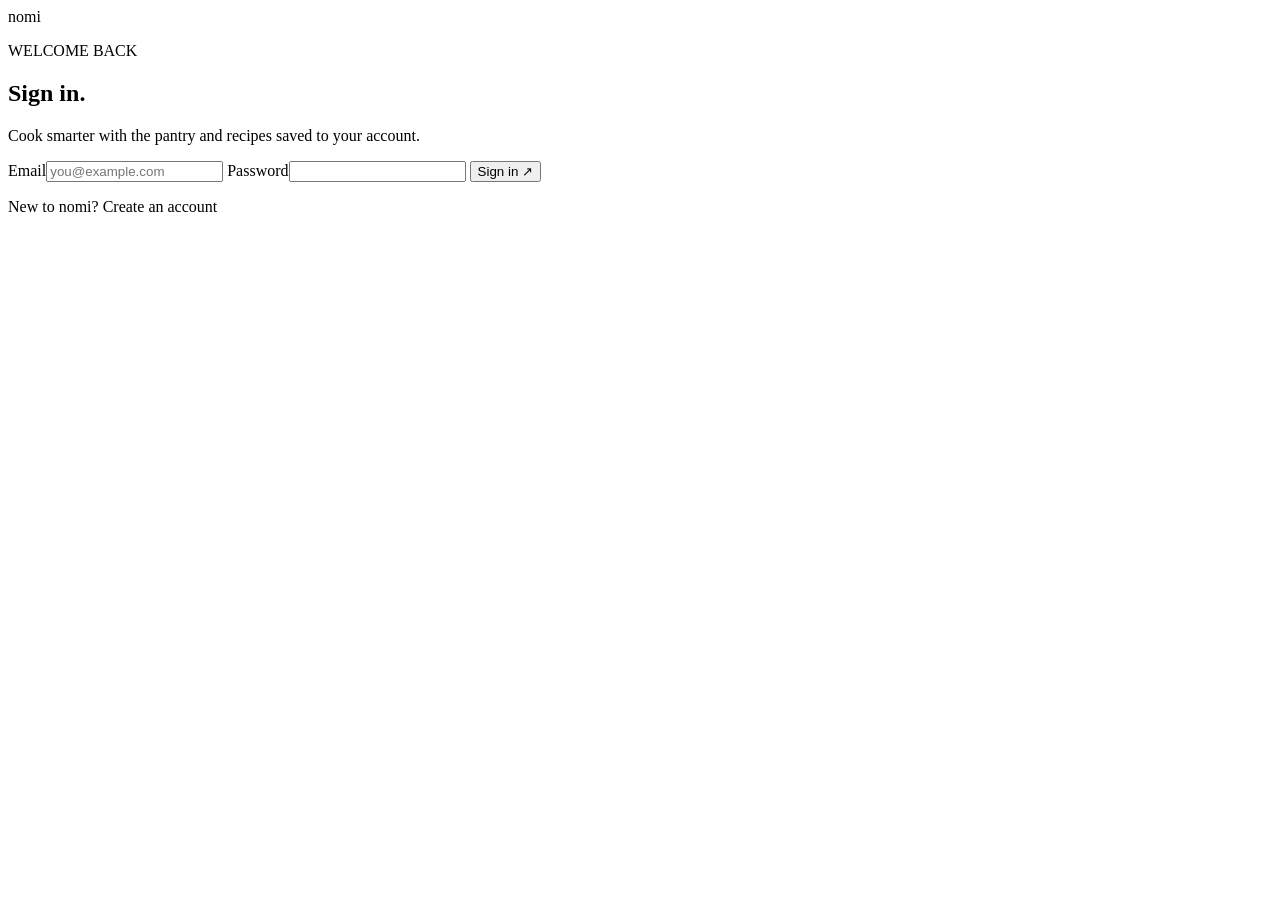
<file: src/main/resources/templates/sign-in.html>
<!DOCTYPE html>
<html lang="en" xmlns:th="http://www.thymeleaf.org">
<head>
    <meta charset="UTF-8"><meta name="viewport" content="width=device-width, initial-scale=1, viewport-fit=cover">
    <title>Sign in — nomi</title><link rel="stylesheet" th:href="@{/css/styles.css}">
</head>
<body class="auth-body">
<main class="auth-shell">
    <a class="auth-brand" th:href="@{/}">nomi</a>
    <section class="auth-card">
        <p class="eyebrow"><span class="eyebrow-dot"></span> WELCOME BACK</p>
        <h1>Sign in<span class="period">.</span></h1>
        <p class="auth-copy">Cook smarter with the pantry and recipes saved to your account.</p>
        <div class="message error" th:if="${error}" th:text="${error}" role="alert"></div>
        <form class="auth-form" method="post" th:action="@{/auth/sign-in}">
            <input type="hidden" name="_csrf" th:value="${_csrf}">
            <input type="hidden" name="next" th:value="${next}">
            <label class="field">Email<input type="email" name="email" autocomplete="email" placeholder="you@example.com" th:value="${email}" required></label>
            <label class="field">Password<input type="password" name="password" autocomplete="current-password" required></label>
            <button class="auth-submit" type="submit">Sign in <span>↗</span></button>
        </form>
        <p class="auth-switch">New to nomi? <a th:href="@{/auth/sign-up(next=${next})}">Create an account</a></p>
    </section>
</main>
</body>
</html>
</file>
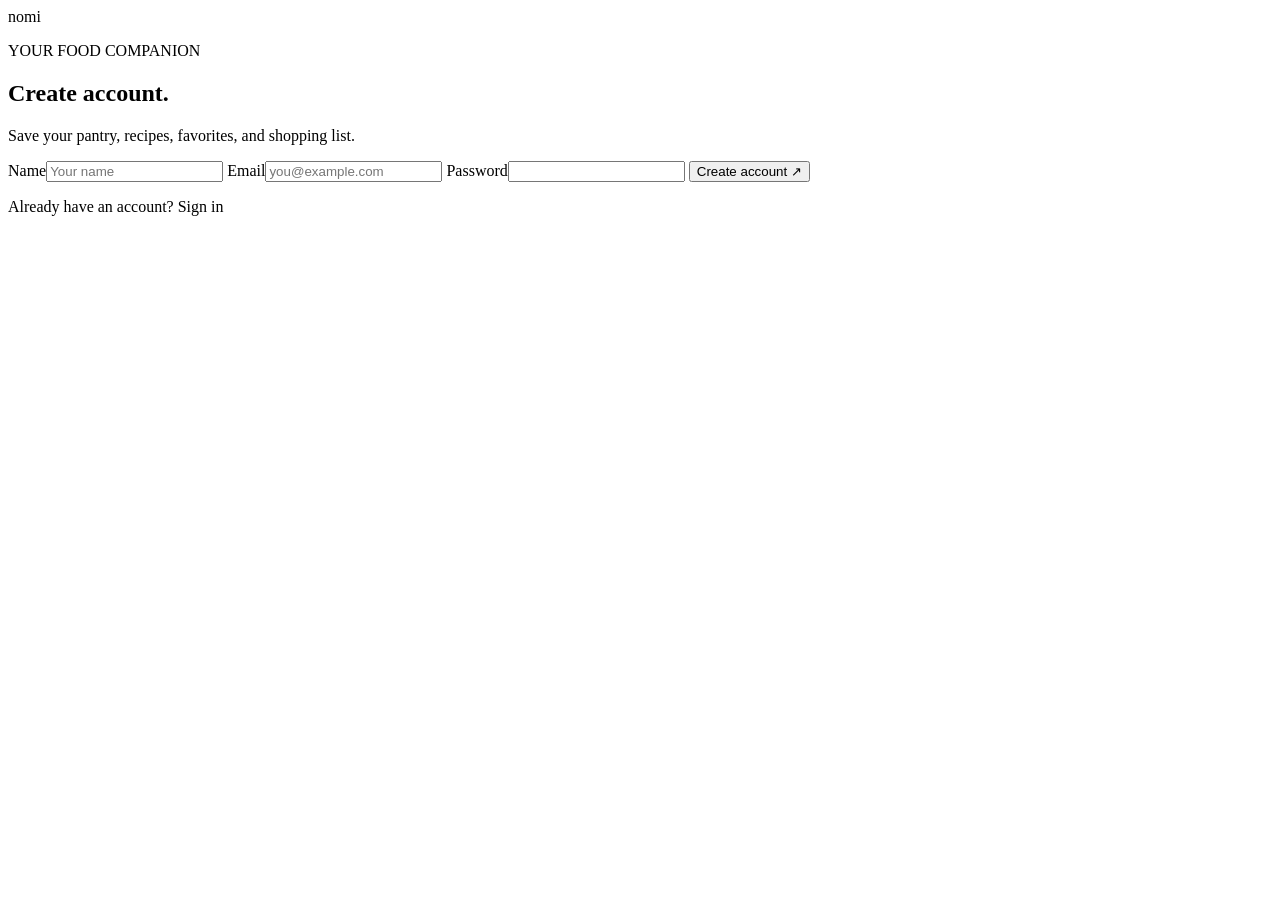
<file: src/main/resources/templates/sign-up.html>
<!DOCTYPE html>
<html lang="en" xmlns:th="http://www.thymeleaf.org">
<head>
    <meta charset="UTF-8"><meta name="viewport" content="width=device-width, initial-scale=1, viewport-fit=cover">
    <title>Create account — nomi</title><link rel="stylesheet" th:href="@{/css/styles.css}">
</head>
<body class="auth-body">
<main class="auth-shell">
    <a class="auth-brand" th:href="@{/}">nomi</a>
    <section class="auth-card">
        <p class="eyebrow"><span class="eyebrow-dot"></span> YOUR FOOD COMPANION</p>
        <h1>Create account<span class="period">.</span></h1>
        <p class="auth-copy">Save your pantry, recipes, favorites, and shopping list.</p>
        <div class="message error" th:if="${error}" th:text="${error}" role="alert"></div>
        <form class="auth-form" method="post" th:action="@{/auth/sign-up}">
            <input type="hidden" name="_csrf" th:value="${_csrf}">
            <input type="hidden" name="next" th:value="${next}">
            <label class="field">Name<input type="text" name="name" autocomplete="name" placeholder="Your name" maxlength="80" th:value="${name}" required></label>
            <label class="field">Email<input type="email" name="email" autocomplete="email" placeholder="you@example.com" th:value="${email}" required></label>
            <label class="field">Password<input type="password" name="password" autocomplete="new-password" minlength="8" required></label>
            <button class="auth-submit" type="submit">Create account <span>↗</span></button>
        </form>
        <p class="auth-switch">Already have an account? <a th:href="@{/auth/sign-in(next=${next})}">Sign in</a></p>
    </section>
</main>
</body>
</html>
</file>
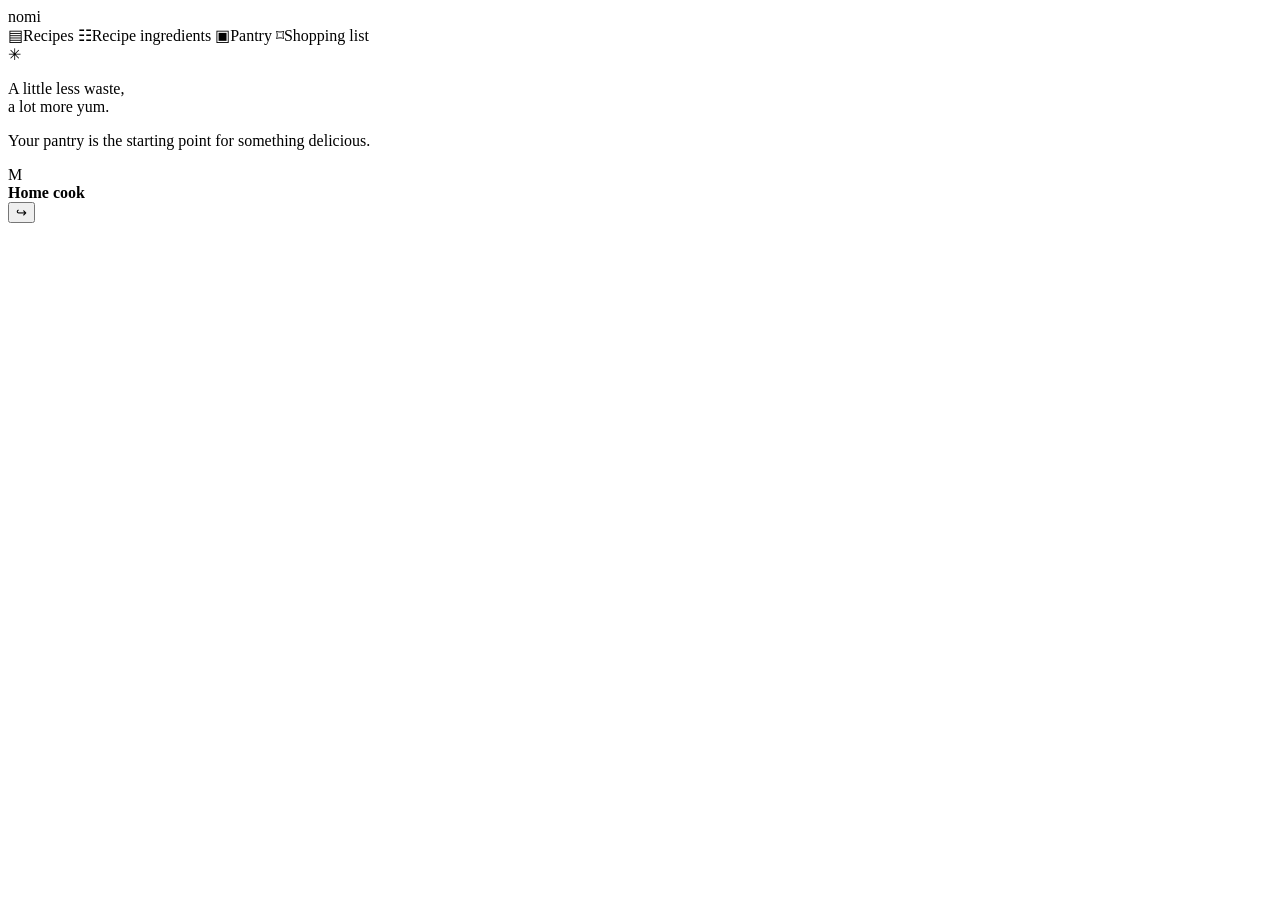
<file: src/main/resources/templates/fragments/navigation.html>
<!DOCTYPE html>
<html lang="en" xmlns:th="http://www.thymeleaf.org">
<body>
<aside class="sidebar" th:fragment="sidebar(active)">
    <a class="brand" th:href="@{/}" aria-label="nomi home"><span>nomi</span></a>
    <nav class="navigation" aria-label="Main navigation">
        <a class="nav-link" th:classappend="${active == 'recipes' ? ' active' : ''}"
           th:attr="aria-current=${active == 'recipes' ? 'page' : null}" th:href="@{/}">
            <span class="nav-icon" aria-hidden="true">▤</span><span class="nav-label">Recipes</span>
        </a>
        <a class="nav-link" th:classappend="${active == 'recipe-ingredients' ? ' active' : ''}"
           th:attr="aria-current=${active == 'recipe-ingredients' ? 'page' : null}" th:href="@{/recipe-ingredients}">
            <span class="nav-icon" aria-hidden="true">☷</span><span class="nav-label">Recipe ingredients</span>
        </a>
        <a class="nav-link" th:classappend="${active == 'pantry' ? ' active' : ''}"
           th:attr="aria-current=${active == 'pantry' ? 'page' : null}" th:href="@{/pantry}">
            <span class="nav-icon" aria-hidden="true">▣</span><span class="nav-label">Pantry</span>
        </a>
        <a class="nav-link" th:classappend="${active == 'shopping-list' ? ' active' : ''}"
           th:attr="aria-current=${active == 'shopping-list' ? 'page' : null}" th:href="@{/shopping-list}">
            <span class="nav-icon" aria-hidden="true">⌑</span><span class="nav-label">Shopping list</span>
        </a>
    </nav>
    <div class="sidebar-note">
        <div class="note-spark">✳</div>
        <p class="note-title">A little less waste,<br>a lot more yum.</p>
        <p class="note-copy">Your pantry is the starting point for something delicious.</p>
    </div>
    <div class="profile">
        <div class="avatar" th:text="${#strings.substring(session.currentUser.name, 0, 1)}">M</div>
        <div><strong th:text="${session.currentUser.name}">Home cook</strong></div>
        <form method="post" th:action="@{/auth/sign-out}" class="profile-signout">
            <input type="hidden" name="_csrf" th:value="${_csrf}">
            <button type="submit" aria-label="Sign out" title="Sign out">↪</button>
        </form>
    </div>
</aside>
</body>
</html>
</file>
